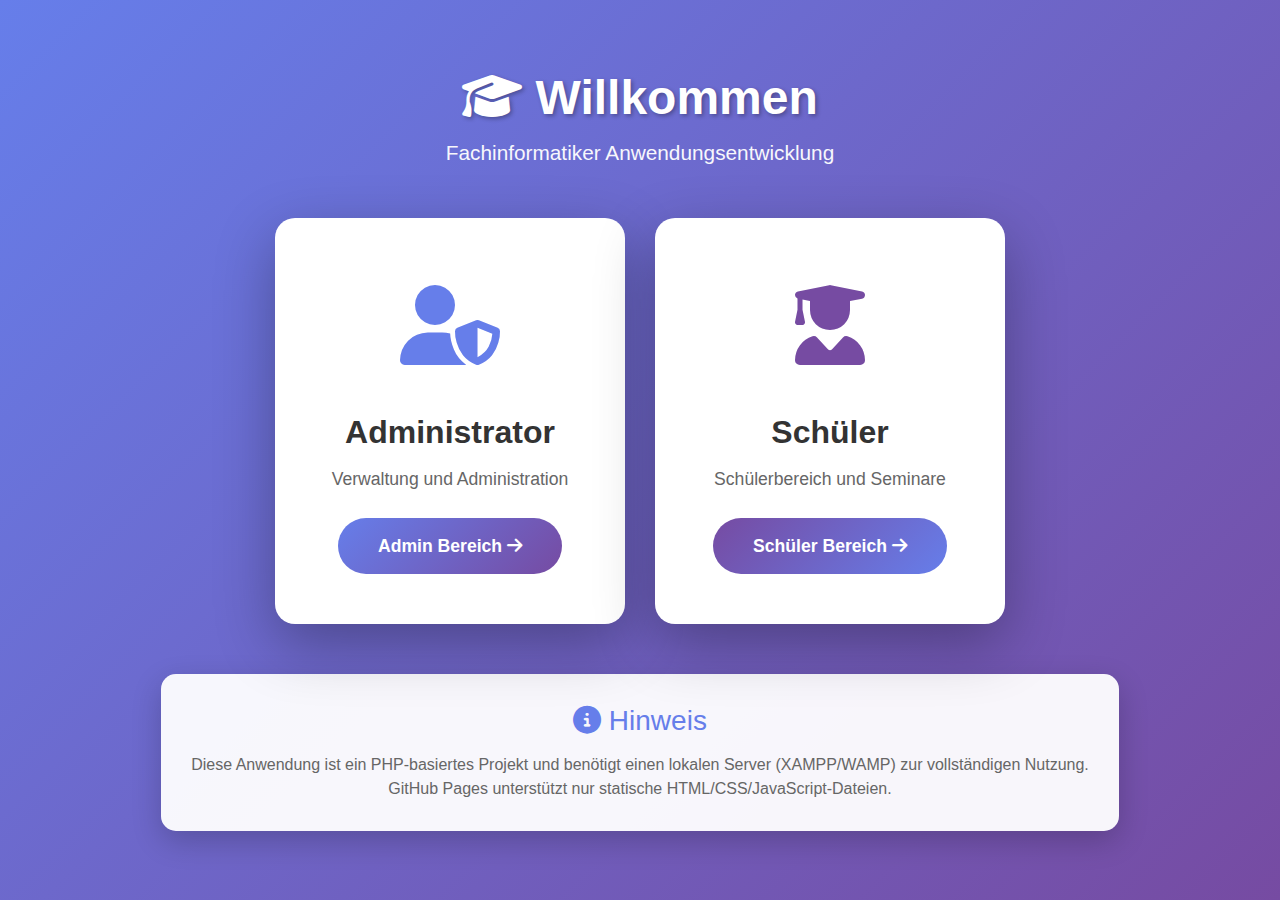
<file: index.html>
<!DOCTYPE html>
<html lang="de">
<head>
    <meta charset="UTF-8">
    <meta name="viewport" content="width=device-width, initial-scale=1.0">
    <title>Willkommen - Fachinformatiker Anwendungsentwicklung</title>
    <link href="https://cdn.jsdelivr.net/npm/bootstrap@5.3.0/dist/css/bootstrap.min.css" rel="stylesheet">
    <link rel="stylesheet" href="https://cdnjs.cloudflare.com/ajax/libs/font-awesome/6.4.0/css/all.min.css">
    <style>
        body {
            min-height: 100vh;
            background: linear-gradient(135deg, #667eea 0%, #764ba2 100%);
            display: flex;
            align-items: center;
            justify-content: center;
            font-family: 'Segoe UI', Tahoma, Geneva, Verdana, sans-serif;
        }
        
        .container-main {
            max-width: 1200px;
            margin: 0 auto;
            padding: 20px;
        }
        
        .header {
            text-align: center;
            color: white;
            margin-bottom: 50px;
            animation: fadeInDown 1s;
        }
        
        .header h1 {
            font-size: 3rem;
            font-weight: bold;
            margin-bottom: 10px;
            text-shadow: 2px 2px 4px rgba(0,0,0,0.3);
        }
        
        .header p {
            font-size: 1.3rem;
            opacity: 0.95;
        }
        
        .selection-container {
            display: flex;
            gap: 30px;
            flex-wrap: wrap;
            justify-content: center;
        }
        
        .selection-card {
            background: white;
            border-radius: 20px;
            padding: 50px 40px;
            width: 350px;
            text-align: center;
            box-shadow: 0 20px 60px rgba(0,0,0,0.3);
            transition: all 0.4s ease;
            cursor: pointer;
            position: relative;
            overflow: hidden;
            animation: fadeInUp 1s;
        }
        
        .selection-card:hover {
            transform: translateY(-10px);
            box-shadow: 0 30px 80px rgba(0,0,0,0.4);
        }
        
        .selection-card::before {
            content: '';
            position: absolute;
            top: 0;
            left: -100%;
            width: 100%;
            height: 100%;
            background: linear-gradient(90deg, transparent, rgba(255,255,255,0.3), transparent);
            transition: left 0.5s;
        }
        
        .selection-card:hover::before {
            left: 100%;
        }
        
        .icon-container {
            font-size: 5rem;
            margin-bottom: 25px;
            position: relative;
        }
        
        .admin-card .icon-container {
            color: #667eea;
        }
        
        .student-card .icon-container {
            color: #764ba2;
        }
        
        .selection-card h2 {
            font-size: 2rem;
            margin-bottom: 15px;
            font-weight: bold;
            color: #333;
        }
        
        .selection-card p {
            color: #666;
            font-size: 1.1rem;
            margin-bottom: 25px;
        }
        
        .btn-select {
            padding: 15px 40px;
            border-radius: 50px;
            font-size: 1.1rem;
            font-weight: bold;
            border: none;
            color: white;
            transition: all 0.3s;
            text-decoration: none;
            display: inline-block;
        }
        
        .admin-card .btn-select {
            background: linear-gradient(135deg, #667eea 0%, #764ba2 100%);
        }
        
        .student-card .btn-select {
            background: linear-gradient(135deg, #764ba2 0%, #667eea 100%);
        }
        
        .btn-select:hover {
            transform: scale(1.05);
            box-shadow: 0 10px 25px rgba(0,0,0,0.2);
            color: white;
        }
        
        @keyframes fadeInDown {
            from {
                opacity: 0;
                transform: translateY(-30px);
            }
            to {
                opacity: 1;
                transform: translateY(0);
            }
        }
        
        @keyframes fadeInUp {
            from {
                opacity: 0;
                transform: translateY(30px);
            }
            to {
                opacity: 1;
                transform: translateY(0);
            }
        }
        
        @media (max-width: 768px) {
            .header h1 {
                font-size: 2rem;
            }
            
            .header p {
                font-size: 1rem;
            }
            
            .selection-card {
                width: 100%;
                max-width: 350px;
            }
        }
        
        .notice {
            background: rgba(255, 255, 255, 0.95);
            border-radius: 15px;
            padding: 30px;
            margin-top: 50px;
            text-align: center;
            box-shadow: 0 10px 30px rgba(0,0,0,0.2);
        }
        
        .notice h3 {
            color: #667eea;
            margin-bottom: 15px;
        }
        
        .notice p {
            color: #666;
            margin-bottom: 0;
        }
    </style>
</head>
<body>
    <div class="container-main">
        <div class="header">
            <h1><i class="fas fa-graduation-cap"></i> Willkommen</h1>
            <p>Fachinformatiker Anwendungsentwicklung</p>
        </div>
        
        <div class="selection-container">
            <!-- Admin Card -->
            <div class="selection-card admin-card" onclick="window.location.href='admin/index.html'">
                <div class="icon-container">
                    <i class="fas fa-user-shield"></i>
                </div>
                <h2>Administrator</h2>
                <p>Verwaltung und Administration</p>
                <a href="admin/index.html" class="btn-select">
                    Admin Bereich <i class="fas fa-arrow-right"></i>
                </a>
            </div>
            
            <!-- Student Card -->
            <div class="selection-card student-card" onclick="window.location.href='user/index.html'">
                <div class="icon-container">
                    <i class="fas fa-user-graduate"></i>
                </div>
                <h2>Schüler</h2>
                <p>Schülerbereich und Seminare</p>
                <a href="user/index.html" class="btn-select">
                    Schüler Bereich <i class="fas fa-arrow-right"></i>
                </a>
            </div>
        </div>
        
        <div class="notice">
            <h3><i class="fas fa-info-circle"></i> Hinweis</h3>
            <p>Diese Anwendung ist ein PHP-basiertes Projekt und benötigt einen lokalen Server (XAMPP/WAMP) zur vollständigen Nutzung.<br>
            GitHub Pages unterstützt nur statische HTML/CSS/JavaScript-Dateien.</p>
        </div>
    </div>
    
    <script src="https://cdn.jsdelivr.net/npm/bootstrap@5.3.0/dist/js/bootstrap.bundle.min.js"></script>
</body>
</html>
</file>
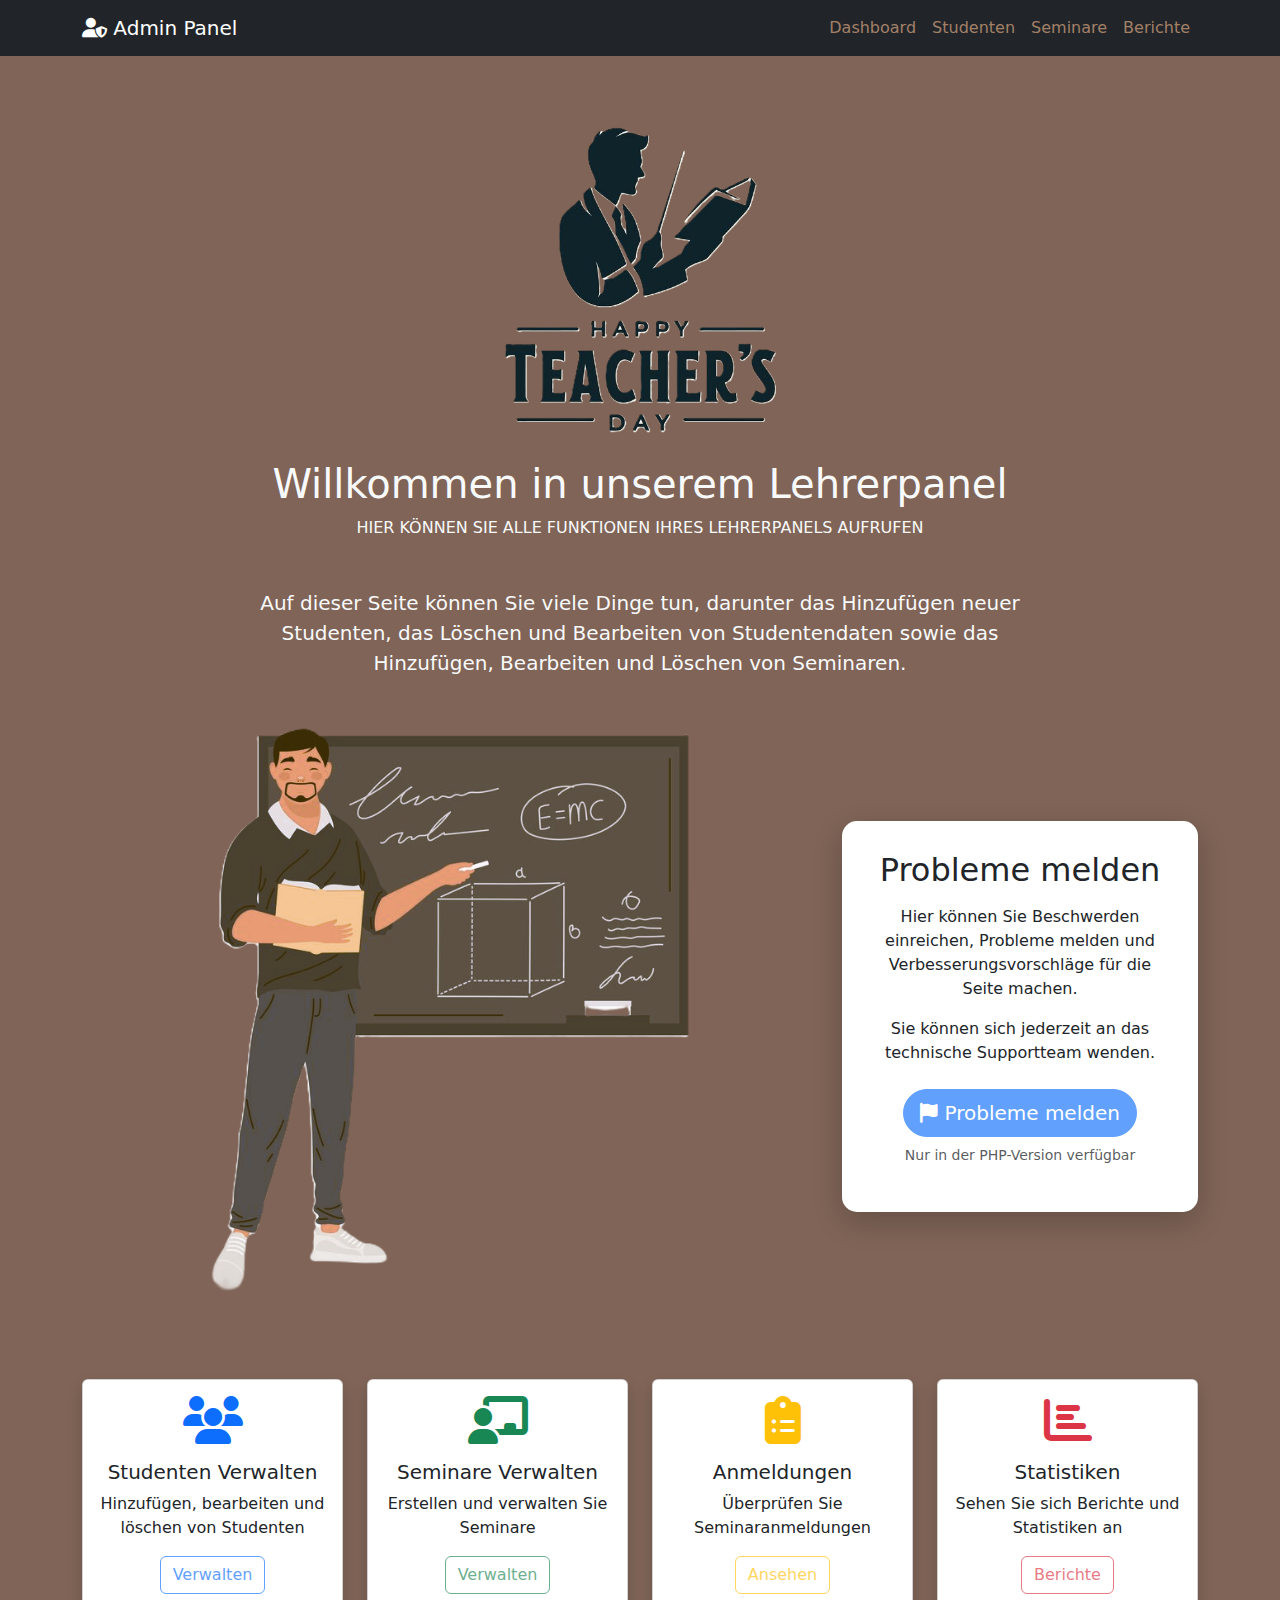
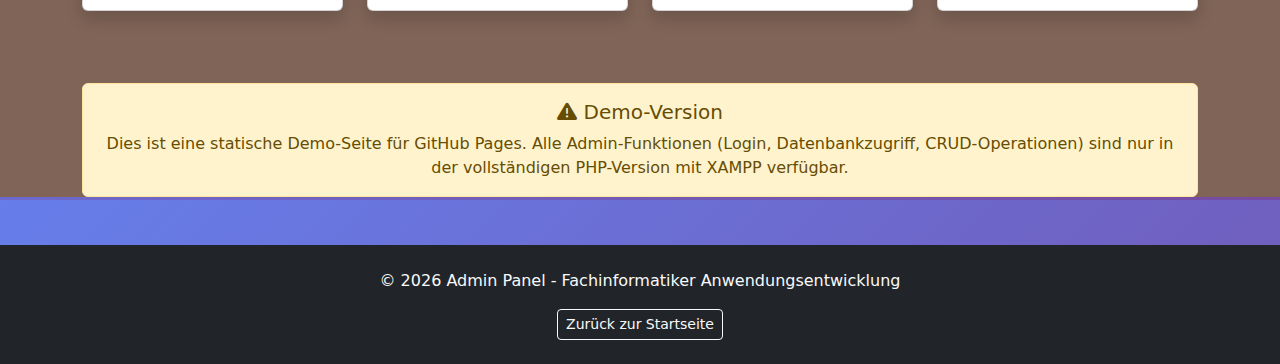
<file: admin/index.html>
<!DOCTYPE html>
<html lang="de">
<head>
    <meta charset="UTF-8">
    <meta http-equiv="X-UA-Compatible" content="IE=edge">
    <meta name="viewport" content="width=device-width, initial-scale=1.0">
    <link rel="stylesheet" href="./css/admin.css">
    <link rel="stylesheet" href="./css/css/all.min.css">
    <link rel="stylesheet" href="./css/css/bootstrap.min.css">
    <link rel="preconnect" href="https://fonts.googleapis.com">
    <link rel="preconnect" href="https://fonts.gstatic.com" crossorigin>
    <link href="https://fonts.googleapis.com/css2?family=Roboto:wght@100;300;500&display=swap" rel="stylesheet">
    <title>Admin Panel - Home</title>
    <style>
        body {
            background: linear-gradient(135deg, #667eea 0%, #764ba2 100%);
            min-height: 100vh;
        }
        .main-title {
            color: white;
        }
        .description {
            color: rgba(255,255,255,0.9);
        }
        .feature-card {
            background: white;
            padding: 30px;
            border-radius: 15px;
            box-shadow: 0 10px 30px rgba(0,0,0,0.2);
        }
        .feature-image__img {
            max-width: 100%;
            height: auto;
        }
    </style>
</head>
<body>
    <!-- Navbar -->
    <nav class="navbar navbar-expand-lg navbar-dark bg-dark sticky-top">
        <div class="container">
            <a class="navbar-brand" href="../index.html">
                <i class="fas fa-user-shield"></i> Admin Panel
            </a>
            <button class="navbar-toggler" type="button" data-bs-toggle="collapse" data-bs-target="#navbarNav">
                <span class="navbar-toggler-icon"></span>
            </button>
            <div class="collapse navbar-collapse" id="navbarNav">
                <ul class="navbar-nav ms-auto">
                    <li class="nav-item"><a class="nav-link active" href="index.html">Dashboard</a></li>
                    <li class="nav-item"><a class="nav-link" href="#students">Studenten</a></li>
                    <li class="nav-item"><a class="nav-link" href="#seminars">Seminare</a></li>
                    <li class="nav-item"><a class="nav-link" href="#reports">Berichte</a></li>
                </ul>
            </div>
        </div>
    </nav>

    <!-- Main Content -->
    <section class="stuff pt-5">
        <div class="container">
            <header class="main-title text-center mt-3 mb-5">
                <img class="mb-3 img-fluid" src="./img/Lehrer22.png" alt="Lehrerpanel" style="max-width: 300px;">
                <h1 class="text-light">Willkommen in unserem Lehrerpanel</h1>
                <p class="text-light text-uppercase">Hier können Sie alle Funktionen Ihres Lehrerpanels aufrufen</p>
            </header>

            <p class="description text-center mb-5 mx-auto text-light fs-5" style="max-width: 800px;">
                Auf dieser Seite können Sie viele Dinge tun, darunter das Hinzufügen neuer Studenten, 
                das Löschen und Bearbeiten von Studentendaten sowie das Hinzufügen, Bearbeiten und Löschen von Seminaren.
            </p>

            <div class="row align-items-center mb-5">
                <div class="col-lg-8 mb-4">
                    <figure class="feature-image text-center">
                        <img class="feature-image__img img-fluid" src="./img/lehrer44.png" alt="Support-Team" style="max-width: 500px;">
                    </figure>
                </div>

                <div class="col-lg-4 mb-4">
                    <article class="feature-card text-center">
                        <h2 class="feature-card__title mb-3">Probleme melden</h2>
                        <p class="feature-card__text fs-6 mb-3">Hier können Sie Beschwerden einreichen, Probleme melden und Verbesserungsvorschläge für die Seite machen.</p>
                        <p class="feature-card__text fs-6 mb-4">Sie können sich jederzeit an das technische Supportteam wenden.</p>
                        <button class="btn btn-primary btn-lg rounded-pill" disabled>
                            <i class="fas fa-flag"></i> Probleme melden
                        </button>
                        <p class="text-muted mt-2 small">Nur in der PHP-Version verfügbar</p>
                    </article>
                </div>
            </div>

            <!-- Admin Functions -->
            <div class="row mt-5">
                <div class="col-md-6 col-lg-3 mb-4">
                    <div class="card text-center shadow">
                        <div class="card-body">
                            <i class="fas fa-users fa-3x text-primary mb-3"></i>
                            <h5 class="card-title">Studenten Verwalten</h5>
                            <p class="card-text">Hinzufügen, bearbeiten und löschen von Studenten</p>
                            <button class="btn btn-outline-primary" disabled>Verwalten</button>
                        </div>
                    </div>
                </div>
                <div class="col-md-6 col-lg-3 mb-4">
                    <div class="card text-center shadow">
                        <div class="card-body">
                            <i class="fas fa-chalkboard-teacher fa-3x text-success mb-3"></i>
                            <h5 class="card-title">Seminare Verwalten</h5>
                            <p class="card-text">Erstellen und verwalten Sie Seminare</p>
                            <button class="btn btn-outline-success" disabled>Verwalten</button>
                        </div>
                    </div>
                </div>
                <div class="col-md-6 col-lg-3 mb-4">
                    <div class="card text-center shadow">
                        <div class="card-body">
                            <i class="fas fa-clipboard-list fa-3x text-warning mb-3"></i>
                            <h5 class="card-title">Anmeldungen</h5>
                            <p class="card-text">Überprüfen Sie Seminaranmeldungen</p>
                            <button class="btn btn-outline-warning" disabled>Ansehen</button>
                        </div>
                    </div>
                </div>
                <div class="col-md-6 col-lg-3 mb-4">
                    <div class="card text-center shadow">
                        <div class="card-body">
                            <i class="fas fa-chart-bar fa-3x text-danger mb-3"></i>
                            <h5 class="card-title">Statistiken</h5>
                            <p class="card-text">Sehen Sie sich Berichte und Statistiken an</p>
                            <button class="btn btn-outline-danger" disabled>Berichte</button>
                        </div>
                    </div>
                </div>
            </div>

            <!-- Demo Notice -->
            <div class="alert alert-warning mt-5 text-center">
                <h5><i class="fas fa-exclamation-triangle"></i> Demo-Version</h5>
                <p class="mb-0">Dies ist eine statische Demo-Seite für GitHub Pages. Alle Admin-Funktionen (Login, Datenbankzugriff, CRUD-Operationen) sind nur in der vollständigen PHP-Version mit XAMPP verfügbar.</p>
            </div>
        </div>
    </section>

    <!-- Footer -->
    <footer class="bg-dark text-light pt-4 pb-4 mt-5">
        <div class="container text-center">
            <p>&copy; 2026 Admin Panel - Fachinformatiker Anwendungsentwicklung</p>
            <a href="../index.html" class="btn btn-outline-light btn-sm">Zurück zur Startseite</a>
        </div>
    </footer>

    <script src="https://cdn.jsdelivr.net/npm/bootstrap@5.3.0/dist/js/bootstrap.bundle.min.js"></script>
</body>
</html>
</file>
<file: admin/css/admin.css>
:root {
    --admin1: #533425;
    --admin2: #7f6457;
    --admin3: #9c7870;
    --admin4: #e5c4a0;
    --admin5: rgb(255, 252, 252);
    --bg: #ffffff;
    --text: #222222;
    --muted: #6b7280;
    --accent: #005B41;
    --container-max: 1100px;
    --btn-radius: 6px;
}

html {
    height: 100%;
}

.body1{
    font-family: 'Roboto', sans-serif;
    color: var(--text);
    background-color: var(--admin5);
    font-size: 16px;
    display: flex;
    flex-direction: column;
    min-height: 100vh;
    margin: 0;
    padding: 0;
}

/* Global container for consistent page width */
.container{
    max-width: var(--container-max);
    margin-left: auto;
    margin-right: auto;
    padding-left: 1rem;
    padding-right: 1rem;
}

/*---------------Home--------------------*/

.stuff{
    background-color: var(--admin2);
}

.stuff .description{
    max-width: 500px;

}
.stuff .homefoto1{
    width: 150px;
    height: 150px;
    object-fit: contain;
}

.feature-image__img{
    max-width: 80%;
}

/*---------------newPost--------------------*/

.newPost .postContent .Content{
    width: 80%;
}
/*---------------navbar--------------------*/

.navbar{
    background-color: var(--admin1);
}

.navbar .navbar-nav .nav-item .nav-link {
    color: #a38068; 
}

.navbar .navbar-nav .nav-item .nav-link:active,
.navbar .navbar-nav .nav-item .nav-link:focus,
.navbar .navbar-nav .nav-item .nav-link:hover{
    color: var(--admin3);
}

.navbar .logo1 {
    width: 60px;
    height: 60px;
    object-fit: contain;
}

.navbar .search{
    color: var(--admin2);
    border-left: 1px solid var(--admin3);
}


.navbar .navbar-toggler{
    color: #4F4557;
    font-size: 25px;
    border-color: #37306B;
}

.navbar .navbar-toggler:focus{
    box-shadow: none
}
</file>
